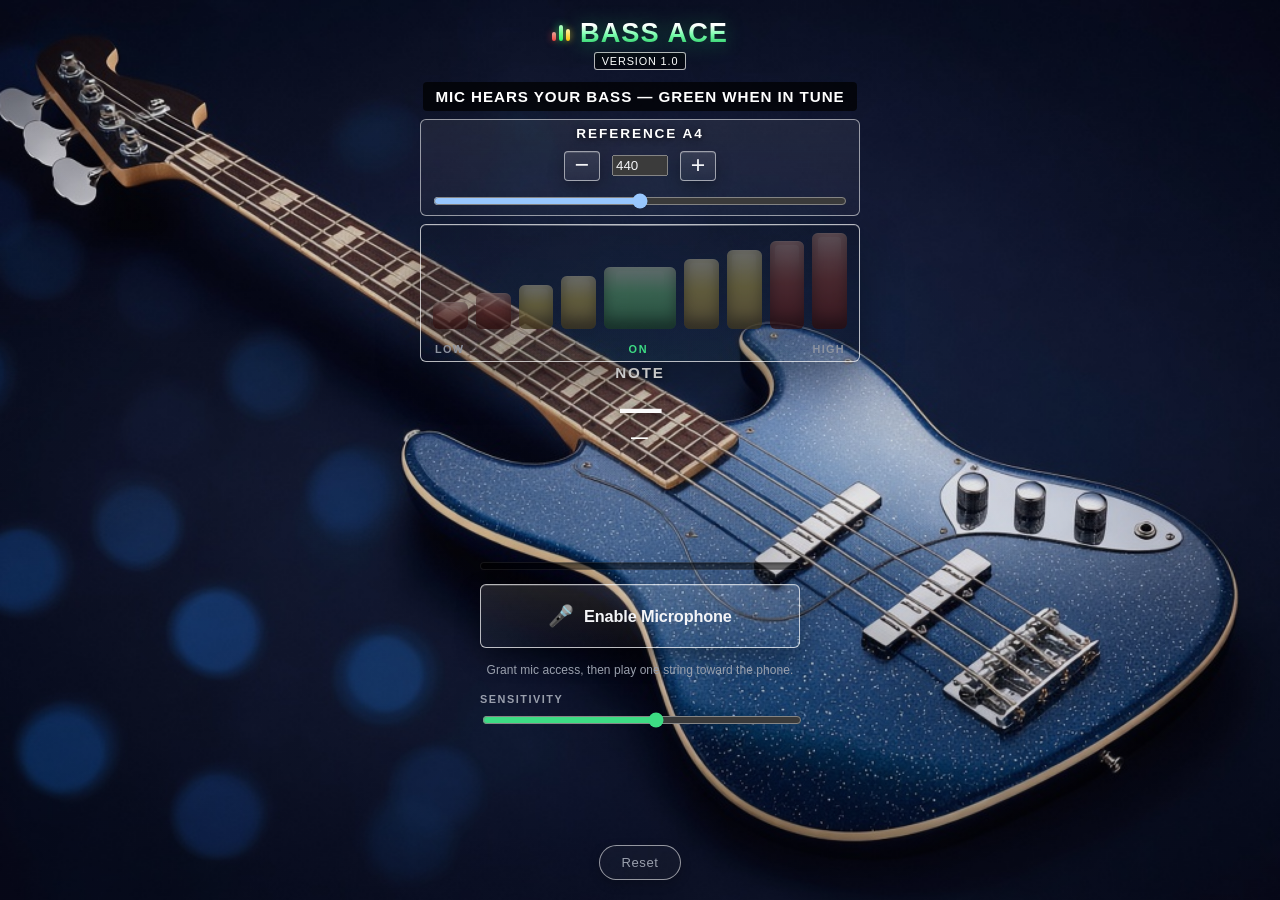
<file: index.html>
<!DOCTYPE html>
<html lang="en">
<head>
  <meta charset="UTF-8" />
  <meta name="viewport" content="width=device-width, initial-scale=1, viewport-fit=cover, maximum-scale=1, user-scalable=no" />
  <meta name="apple-mobile-web-app-capable" content="yes" />
  <meta name="apple-mobile-web-app-status-bar-style" content="black-translucent" />
  <meta name="apple-mobile-web-app-title" content="Bass Ace" />
  <meta name="theme-color" content="#07080c" />
  <title>Bass Ace</title>
  <link rel="stylesheet" href="styles.css?v=1" />
</head>
<body>
  <div class="app">
    <header class="header">
      <div class="brand">
        <span class="mark" aria-hidden="true"><i></i><i></i><i></i></span>
        <h1>Bass Ace</h1>
      </div>
      <p class="version">Version 1.0</p>
      <p class="subtitle">Mic hears your bass — green when in tune</p>
    </header>

    <section class="bpm-panel" aria-label="Reference pitch">
      <label class="bpm-label" for="a4Input">Reference A4</label>
      <div class="bpm-controls">
        <button type="button" class="bpm-btn" id="a4Down" aria-label="Lower reference">−</button>
        <input type="number" id="a4Input" inputmode="numeric" min="430" max="450" value="440" aria-label="A4 reference in Hz" />
        <button type="button" class="bpm-btn" id="a4Up" aria-label="Raise reference">+</button>
      </div>
      <input type="range" id="a4Slider" min="430" max="450" value="440" aria-label="A4 slider" />
    </section>

    <section class="led-stage" aria-label="Tune LED bar" aria-live="polite">
      <div class="led-row" id="ledRow" role="img" aria-label="Nine LED tune zones, flat on the left, sharp on the right"></div>
      <div class="led-legend">
        <span>low</span>
        <span class="legend-center">ON</span>
        <span>high</span>
      </div>
    </section>

    <section class="playing" aria-live="polite">
      <span class="readout-label">Note</span>
      <span class="playing-bpm" id="noteName">—</span>
      <span class="cents" id="centsReadout">—</span>
    </section>

    <section class="mic-section">
      <div class="level-meter" aria-hidden="true">
        <div class="level-fill" id="levelFill"></div>
      </div>
      <button type="button" class="mic-btn" id="micBtn" aria-pressed="false">
        <span class="mic-icon" aria-hidden="true">🎤</span>
        <span class="mic-label" id="micLabel">Enable Microphone</span>
      </button>
      <p class="hint" id="statusHint">Grant mic access, then play one string toward the phone.</p>
      <div class="sens-row">
        <label for="sensSlider">Sensitivity</label>
        <input type="range" id="sensSlider" min="1" max="100" value="55" aria-label="Pitch detection sensitivity" />
      </div>
    </section>

    <footer class="footer">
      <button type="button" class="ghost-btn" id="resetBtn">Reset</button>
    </footer>
  </div>
  <script src="app.js?v=3"></script>
</body>
</html>
</file>
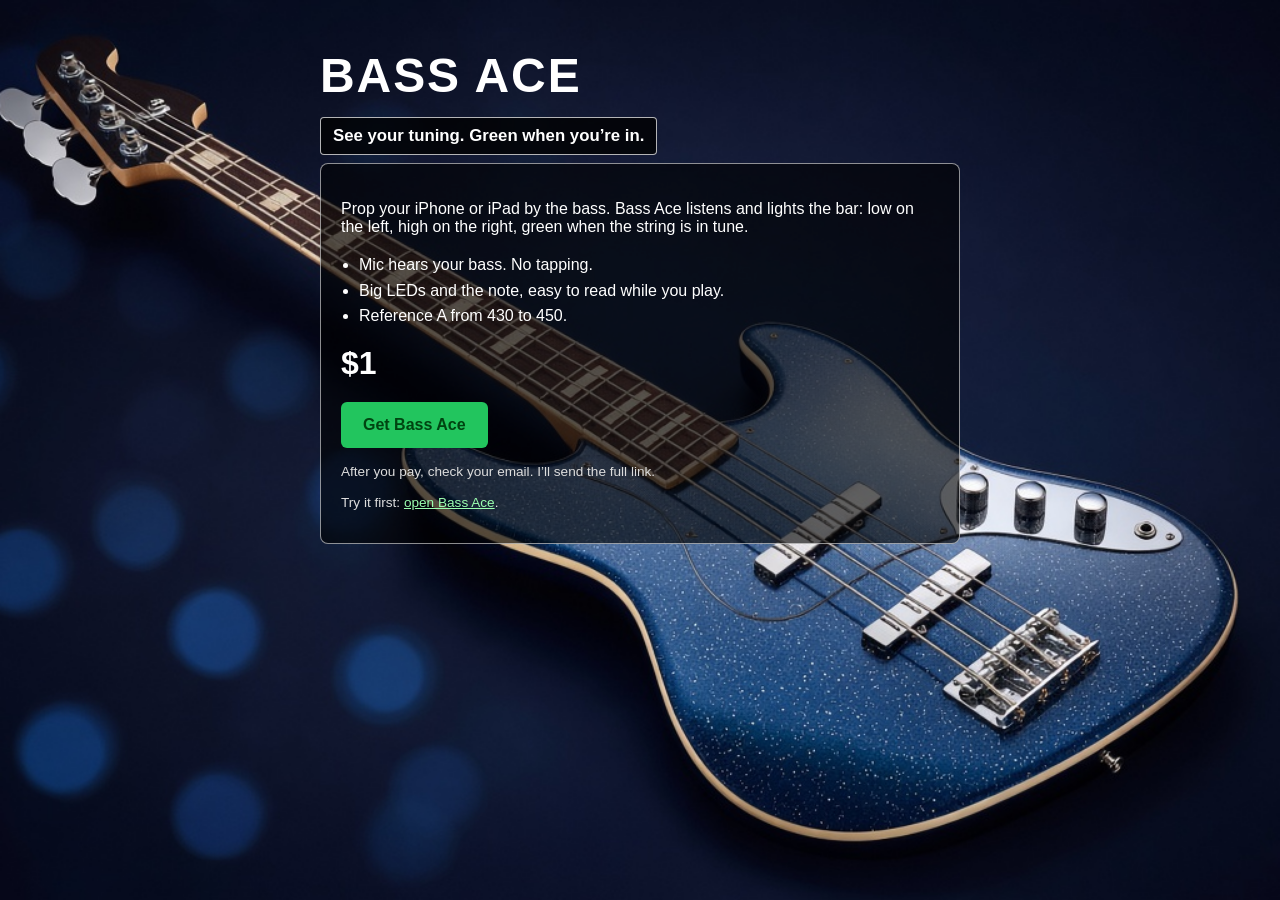
<file: sell.html>
<!DOCTYPE html>
<html lang="en">
<head>
<meta charset="UTF-8" />
<meta name="viewport" content="width=device-width, initial-scale=1" />
<title>Bass Ace</title>
<style>
  body { margin:0; font-family:-apple-system,BlinkMacSystemFont,sans-serif; background:#07080c url("bg-jazzbass.jpg") center/cover fixed; color:#fff; }
  .wrap { max-width:640px; margin:0 auto; padding:48px 20px 80px; }
  h1 { font-size:3rem; margin:0; letter-spacing:.04em; text-transform:uppercase; }
  .tag { display:inline-block; font-size:1.05rem; font-weight:700; margin:14px 0 8px; padding:8px 12px; background:rgba(0,0,0,.78); border:1px solid rgba(255,255,255,.7); border-radius:4px; }
  .card { background:rgba(0,0,0,.62); border:1px solid rgba(255,255,255,.55); border-radius:8px; padding:20px; }
  ul { padding-left:18px; line-height:1.6; }
  .price { font-size:2rem; font-weight:800; margin:8px 0; }
  a.buy { display:inline-block; margin-top:12px; background:#22c55e; color:#041; font-weight:800; text-decoration:none; padding:14px 22px; border-radius:6px; }
  .note { margin-top:16px; font-size:.85rem; color:#ddd; }
</style>
</head>
<body>
  <div class="wrap">
    <h1>Bass Ace</h1>
    <p class="tag">See your tuning. Green when you’re in.</p>
    <div class="card">
      <p>Prop your iPhone or iPad by the bass. Bass Ace listens and lights the bar: low on the left, high on the right, green when the string is in tune.</p>
      <ul>
        <li>Mic hears your bass. No tapping.</li>
        <li>Big LEDs and the note, easy to read while you play.</li>
        <li>Reference A from 430 to 450.</li>
      </ul>
      <div class="price">$1</div>
      <a class="buy" href="https://www.paypal.com/cgi-bin/webscr?cmd=_xclick&business=vruk%40icloud.com&amount=1.00&currency_code=USD&item_name=Bass%20Ace">Get Bass Ace</a>
      <p class="note">After you pay, check your email. I’ll send the full link.</p>
      <p class="note">Try it first: <a href="./" style="color:#9bffb0">open Bass Ace</a>.</p>
    </div>
  </div>
</body>
</html>
</file>
<file: styles.css>
/* Bass Ace — dark glass stage, mic onset → 9-bar tempo meter */

*,
*::before,
*::after {
  box-sizing: border-box;
  -webkit-tap-highlight-color: transparent;
}

:root {
  --bg: #07080c;
  --text: #f4f5f8;
  --muted: #9aa0ad;
  --accent: #3ddc84;
  --line: rgba(255, 255, 255, 0.1);
  --glass: linear-gradient(180deg, rgba(255, 255, 255, 0.07), rgba(255, 255, 255, 0.03));
  --shadow: 0 14px 36px rgba(0, 0, 0, 0.38);
  --safe-top: env(safe-area-inset-top, 0px);
  --safe-right: env(safe-area-inset-right, 0px);
  --safe-bottom: env(safe-area-inset-bottom, 0px);
  --safe-left: env(safe-area-inset-left, 0px);
}

html {
  color-scheme: dark;
}

html, body {
  margin: 0;
  padding: 0;
  height: 100%;
  background: var(--bg);
  color: var(--text);
  font-family: -apple-system, BlinkMacSystemFont, "SF Pro Text", "Segoe UI", Roboto, Helvetica, Arial, sans-serif;
  overscroll-behavior: none;
  touch-action: manipulation;
  user-select: none;
  -webkit-user-select: none;
}

body {
  min-height: 100dvh;
  min-height: -webkit-fill-available;
  position: relative;
  background-color: #0a0a12;
}

body::before {
  content: "";
  position: fixed;
  inset: 0;
  z-index: 0;
  background:
    linear-gradient(180deg, rgba(6,8,18,0.05) 0%, rgba(6,8,18,0.12) 70%, rgba(6,8,18,0.28) 100%),
    url("bg-jazzbass.jpg") center / cover no-repeat;
  pointer-events: none;
}

button, input {
  font-family: inherit;
  color: inherit;
}

.app {
  position: relative;
  z-index: 1;
  max-width: 480px;
  margin: 0 auto;
  padding:
    calc(18px + var(--safe-top))
    calc(20px + var(--safe-right))
    calc(18px + var(--safe-bottom))
    calc(20px + var(--safe-left));
  min-height: 100dvh;
  display: flex;
  flex-direction: column;
  gap: 8px;
}

.header {
  text-align: center;
  padding-top: 2px;
  display: flex;
  flex-direction: column;
  align-items: center;
}

.brand {
  display: flex;
  align-items: center;
  justify-content: center;
  gap: 10px;
}

.mark {
  display: inline-flex;
  align-items: flex-end;
  gap: 3px;
  height: 16px;
}

.mark i {
  display: block;
  width: 4px;
  height: 9px;
  border-radius: 2px;
  background: linear-gradient(180deg, #ff9a9a, #ff3b3b);
  box-shadow: 0 0 7px rgba(255, 60, 60, 0.65);
}

.mark i:nth-child(2) {
  height: 16px;
  background: linear-gradient(180deg, #b6ffc8, #22ff66);
  box-shadow: 0 0 8px rgba(40, 255, 120, 0.85);
}

.mark i:nth-child(3) {
  height: 12px;
  background: linear-gradient(180deg, #fff3a8, #ffc107);
  box-shadow: 0 0 7px rgba(255, 210, 40, 0.7);
}

.header h1 {
  margin: 0;
  font-size: 1.7rem;
  font-weight: 800;
  letter-spacing: 0.04em;
  line-height: 0.95;
  text-transform: uppercase;
  background: linear-gradient(180deg, #ffffff 20%, #7dffb0 55%, #22c55e 100%);
  -webkit-background-clip: text;
  background-clip: text;
  color: transparent;
  text-shadow: none;
  filter: drop-shadow(0 2px 10px rgba(34, 255, 120, 0.35));
}

.subtitle {
  display: inline-block;
  margin: 12px auto 0;
  padding: 6px 12px;
  border-radius: 4px;
  font-size: 0.95rem;
  font-weight: 700;
  letter-spacing: 0.06em;
  text-transform: uppercase;
  color: #ffffff;
  background: rgba(0, 0, 0, 0.72);
  text-shadow: none;
}

.bpm-panel,
.readout-block {
  background: var(--glass);
  border: 1px solid rgba(255,255,255,0.55);
  box-shadow: var(--shadow), inset 0 1px 0 rgba(255, 255, 255, 0.08);
  backdrop-filter: none;
  -webkit-backdrop-filter: none;
}

.bpm-panel {
  border-radius: 6px;
  padding: 6px 10px 4px;
  box-shadow: none;
  gap: 4px;
  display: flex;
  flex-direction: column;
  gap: 10px;
}

.bpm-label,
.readout-label,
.sens-row label {
  font-size: 0.68rem;
  font-weight: 600;
  text-transform: uppercase;
  letter-spacing: 0.14em;
  color: var(--muted);
}

.bpm-label {
  text-align: center;
  color: #fff;
  font-size: 0.85rem;
  text-shadow: 0 1px 6px rgba(0,0,0,0.8);
}

.bpm-controls {
  display: flex;
  align-items: center;
  justify-content: center;
  gap: 12px;
}

.bpm-btn,
.mic-btn,
.ghost-btn {
  cursor: pointer;
  transition: transform 90ms ease, background 120ms ease, box-shadow 120ms ease;
}

.bpm-btn {
  width: 36px;
  height: 30px;
  border: 1px solid rgba(255,255,255,0.55);
  border-radius: 4px;
  background: linear-gradient(180deg, rgba(255, 255, 255, 0.1), rgba(255, 255, 255, 0.04));
  color: var(--text);
  font-size: 1.55rem;
  font-weight: 500;
  line-height: 1;
  box-shadow: 0 6px 16px rgba(0, 0, 0, 0.28), inset 0 1px 0 rgba(255, 255, 255, 0.14);
}

.bpm-btn:active,
.mic-btn:active,
.ghost-btn:active {
  transform: translateY(1px) scale(0.97);
}

#bpmInput {
  width: 72px;
  height: 32px;
  border: 1px solid rgba(255, 255, 255, 0.7);
  border-radius: 4px;
  background: rgba(0, 0, 0, 0.35);
  color: var(--text);
  font-size: 1.15rem;
  font-weight: 700;
  letter-spacing: -0.04em;
  font-variant-numeric: tabular-nums;
  text-align: center;
  box-shadow: inset 0 2px 8px rgba(0, 0, 0, 0.35);
  -moz-appearance: textfield;
  appearance: textfield;
}

#bpmInput::-webkit-outer-spin-button,
#bpmInput::-webkit-inner-spin-button {
  -webkit-appearance: none;
  margin: 0;
}

#bpmSlider,
#sensSlider {
  width: 100%;
  accent-color: var(--accent);
  height: 18px;
}

.led-stage {
  position: relative;
  border-radius: 6px;
  padding: 8px 8px 6px;
  background:
    radial-gradient(90% 80% at 50% 115%, rgba(61, 220, 132, 0.06), transparent 58%),
    linear-gradient(180deg, rgba(10, 12, 20, 0.22) 0%, rgba(10, 12, 20, 0.18) 100%);
  border: 1px solid rgba(255, 255, 255, 0.7);
  box-shadow:
    inset 0 1px 0 rgba(255, 255, 255, 0.12),
    0 18px 40px rgba(0, 0, 0, 0.35);
  overflow: hidden;
  backdrop-filter: none;
  -webkit-backdrop-filter: none;
}

.led-stage::before {
  content: "";
  position: absolute;
  left: 12%;
  right: 12%;
  top: 0;
  height: 1px;
  background: linear-gradient(90deg, transparent, rgba(255, 255, 255, 0.35), transparent);
}

.led-row {
  display: flex;
  align-items: flex-end;
  justify-content: center;
  gap: 8px;
  height: 96px;
  padding: 0 4px;
}

.led {
  flex: 1;
  max-width: 40px;
  border-radius: 6px;
  position: relative;
  transition: filter 80ms ease, opacity 80ms ease, box-shadow 80ms ease, transform 80ms ease;
  opacity: 0.72;
  filter: saturate(0.45) brightness(0.55);
  box-shadow:
    inset 0 1px 0 rgba(255, 255, 255, 0.18),
    inset 0 -10px 14px rgba(0, 0, 0, 0.4);
}

.led::after {
  content: "";
  position: absolute;
  left: 16%;
  right: 16%;
  top: 4px;
  height: 26%;
  border-radius: 4px;
  background: linear-gradient(180deg, rgba(255, 255, 255, 0.55), transparent);
  opacity: 0.28;
  pointer-events: none;
}

.led.red {
  background: linear-gradient(180deg, #ff9b9b 0%, #ff3b3b 48%, #d40f0f 100%);
}

.led.yellow {
  background: linear-gradient(180deg, #fff4ad 0%, #ffd400 46%, #e0a000 100%);
}

.led.green {
  background: linear-gradient(180deg, #c8ffd4 0%, #2bff72 42%, #00c944 100%);
  max-width: 72px;
  flex: 2.1;
}

/* Stairstep: shortest on the left (low), tallest on the right (high). */
.led:nth-child(1) { height: 28%; }
.led:nth-child(2) { height: 37%; }
.led:nth-child(3) { height: 46%; }
.led:nth-child(4) { height: 55%; }
.led:nth-child(5) { height: 64%; }
.led:nth-child(6) { height: 73%; }
.led:nth-child(7) { height: 82%; }
.led:nth-child(8) { height: 91%; }
.led:nth-child(9) { height: 100%; }

.led.lit {
  opacity: 1;
  filter: saturate(1.5) brightness(1.28);
  box-shadow:
    0 0 10px var(--glow),
    0 0 26px var(--glow),
    0 0 52px var(--glow),
    inset 0 1px 0 rgba(255, 255, 255, 0.75);
  transform: scaleY(1.03);
}

.led.lit::after {
  opacity: 0.72;
}

.led.red.lit { --glow: rgba(255, 48, 48, 0.95); }
.led.yellow.lit { --glow: rgba(255, 214, 40, 0.95); }
.led.green.lit { --glow: rgba(40, 255, 120, 1); }

.led.green.lit {
  animation: ace-pulse 1.35s ease-in-out infinite;
}

@keyframes ace-pulse {
  0%, 100% {
    filter: saturate(1.45) brightness(1.22);
    box-shadow:
      0 0 10px rgba(40, 255, 120, 0.8),
      0 0 26px rgba(30, 255, 110, 0.65),
      0 0 48px rgba(30, 255, 100, 0.4),
      inset 0 1px 0 rgba(255, 255, 255, 0.75);
  }
  50% {
    filter: saturate(1.65) brightness(1.48);
    box-shadow:
      0 0 16px rgba(90, 255, 160, 1),
      0 0 36px rgba(40, 255, 130, 0.9),
      0 0 72px rgba(30, 255, 110, 0.62),
      inset 0 1px 0 rgba(255, 255, 255, 0.9);
  }
}

.led-legend {
  display: flex;
  justify-content: space-between;
  margin-top: 14px;
  padding: 0 6px;
  font-size: 0.68rem;
  font-weight: 600;
  text-transform: uppercase;
  letter-spacing: 0.12em;
  color: #8d93a0;
}

.legend-center {
  color: #3ddc84;
  letter-spacing: 0.16em;
}

.readout {
  display: grid;
  grid-template-columns: 1fr 1fr;
  gap: 10px;
}

.readout-block {
  border-radius: 16px;
  padding: 12px 10px 11px;
  text-align: center;
}

.readout-label {
  display: block;
  margin-bottom: 6px;
}

.readout-value {
  font-size: 1.65rem;
  font-weight: 700;
  letter-spacing: -0.04em;
  font-variant-numeric: tabular-nums;
  line-height: 1;
}

.mic-section {
  flex: 1;
  display: flex;
  flex-direction: column;
  align-items: center;
  justify-content: center;
  gap: 14px;
  min-height: 160px;
}

.level-meter {
  width: 100%;
  max-width: 320px;
  height: 8px;
  border-radius: 999px;
  background: rgba(0, 0, 0, 0.45);
  overflow: hidden;
  border: 1px solid rgba(255, 255, 255, 0.08);
  box-shadow: inset 0 1px 4px rgba(0, 0, 0, 0.55);
}

.level-fill {
  height: 100%;
  width: 0%;
  border-radius: inherit;
  background: linear-gradient(90deg, #2f9e44 0%, #3ddc84 38%, #ffd43b 72%, #ff6b6b 100%);
  box-shadow: 0 0 12px rgba(61, 220, 132, 0.55);
  transition: width 50ms linear;
}

.mic-btn {
  width: 100%;
  max-width: 320px;
  min-height: 64px;
  border: 1px solid rgba(255, 255, 255, 0.7);
  border-radius: 6px;
  background: linear-gradient(180deg, rgba(255, 255, 255, 0.12), rgba(255, 255, 255, 0.04));
  color: var(--text);
  font-size: 1.02rem;
  font-weight: 700;
  letter-spacing: -0.01em;
  display: flex;
  align-items: center;
  justify-content: center;
  gap: 10px;
  box-shadow: 0 10px 24px rgba(0, 0, 0, 0.32), inset 0 1px 0 rgba(255, 255, 255, 0.16);
}

.mic-btn.listening {
  background: linear-gradient(180deg, #5ae898 0%, #24b85a 100%);
  border-color: rgba(180, 255, 210, 0.4);
  color: #07140c;
  box-shadow:
    0 0 22px rgba(61, 220, 132, 0.42),
    0 10px 24px rgba(0, 0, 0, 0.28),
    inset 0 1px 0 rgba(255, 255, 255, 0.45);
}

.mic-btn.error {
  background: linear-gradient(180deg, #e85d5d, #c92a2a);
  border-color: transparent;
  color: #fff;
}

.mic-icon {
  font-size: 1.3rem;
  line-height: 1;
}

.hint {
  margin: 0;
  font-size: 0.75rem;
  color: var(--muted);
  text-align: center;
  max-width: 320px;
  line-height: 1.4;
  letter-spacing: 0.005em;
}

.sens-row {
  width: 100%;
  max-width: 320px;
  display: flex;
  flex-direction: column;
  gap: 4px;
}

.footer {
  display: flex;
  justify-content: center;
  padding-bottom: 2px;
}

.ghost-btn {
  background: rgba(255, 255, 255, 0.03);
  border: 1px solid rgba(255, 255, 255, 0.55);
  color: var(--muted);
  border-radius: 999px;
  padding: 9px 22px;
  font-size: 0.82rem;
  letter-spacing: 0.04em;
  box-shadow: 0 4px 12px rgba(0, 0, 0, 0.2);
}

.ghost-btn:active {
  background: rgba(255, 255, 255, 0.08);
  color: var(--text);
}

button:focus-visible,
input:focus-visible {
  outline: 2px solid rgba(61, 220, 132, 0.85);
  outline-offset: 2px;
}

.hit-flash .led-stage {
  animation: stage-flash 140ms ease-out;
}

.hit-flash .level-fill {
  filter: brightness(1.35);
}

@keyframes stage-flash {
  0% {
    filter: brightness(1.22);
    box-shadow:
      inset 0 0 28px rgba(255, 255, 255, 0.12),
      0 0 24px rgba(255, 255, 255, 0.12);
  }
  100% {
    filter: brightness(1);
  }
}

@media (prefers-reduced-motion: reduce) {
  .led.green.lit,
  .hit-flash .led-stage {
    animation: none;
  }
}

@media (max-height: 700px) {
  .led-row { height: 112px; }
  .app { gap: 12px; }
  .mic-btn { min-height: 56px; }
  .header h1 { font-size: 1.45rem; }
}

.version {
  margin: 6px 0 0;
  font-size: 0.68rem;
  letter-spacing: 0.08em;
  text-transform: uppercase;
  color: #fff;
  background: rgba(0, 0, 0, 0.55);
  border: 1px solid rgba(255, 255, 255, 0.7);
  padding: 2px 7px;
  border-radius: 3px;
}

.playing {
  display: flex;
  flex-direction: column;
  align-items: center;
  gap: 2px;
  margin-top: -6px;
}
.playing-bpm {
  font-size: 2.6rem;
  font-weight: 800;
  line-height: 0.9;
  letter-spacing: -0.04em;
  font-variant-numeric: tabular-nums;
  color: #fff;
  text-shadow: 0 2px 12px rgba(0,0,0,0.7);
}
.playing .readout-label {
  font-size: 0.95rem;
  color: #fff;
  font-weight: 700;
  letter-spacing: 0.12em;
  text-shadow: 0 2px 8px rgba(0,0,0,0.85);
}
.sr-only { display: none; }

.cents {
  font-size: 1.05rem;
  font-weight: 700;
  letter-spacing: 0.08em;
  color: #fff;
  text-shadow: 0 2px 8px rgba(0,0,0,0.85);
  font-variant-numeric: tabular-nums;
  min-height: 1.2em;
}
</file>
